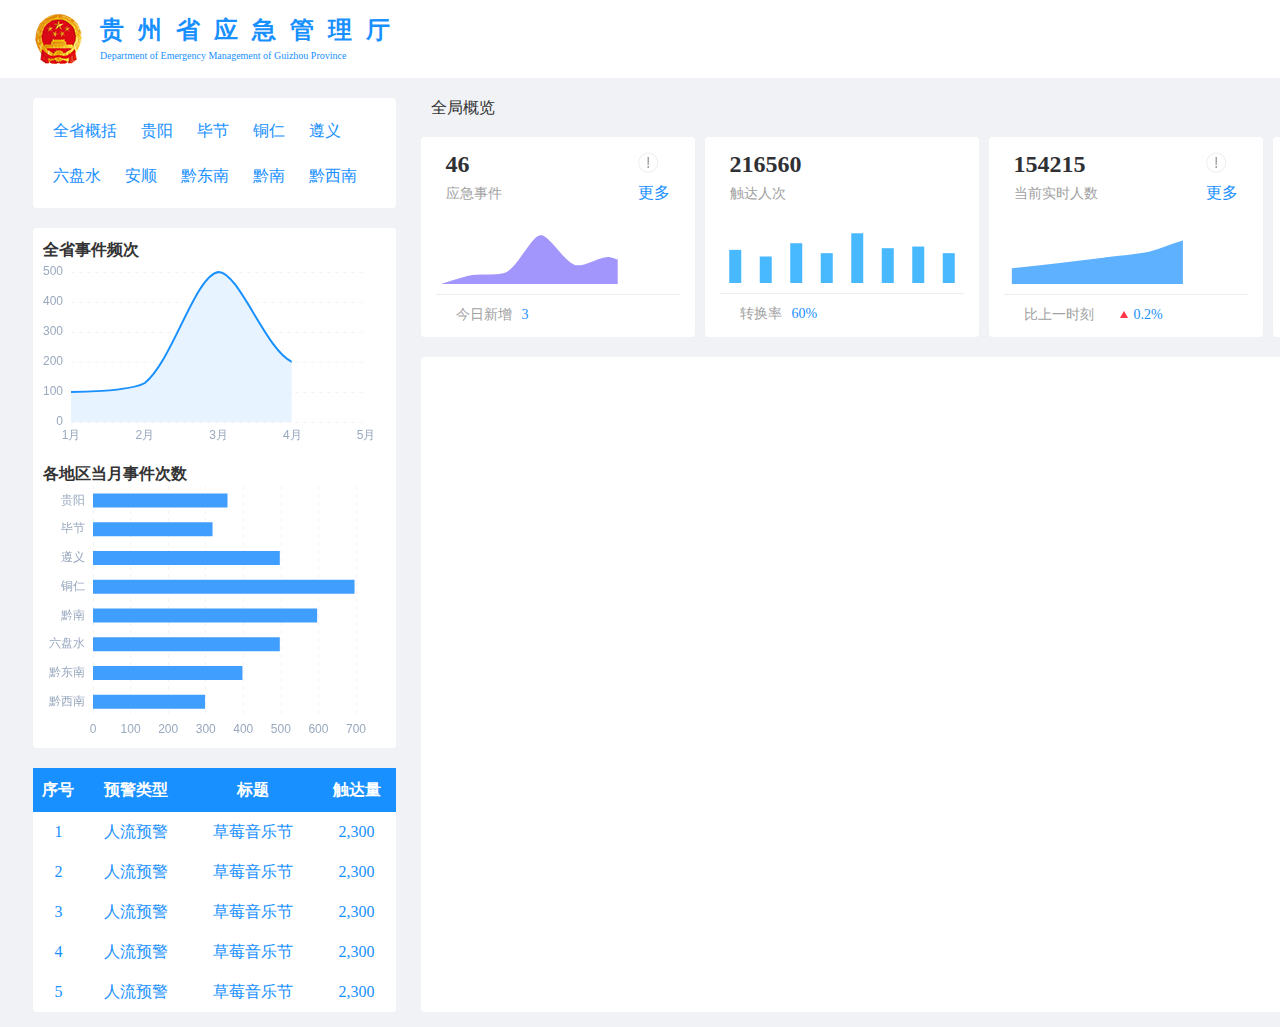
<file: index.html>
<!DOCTYPE html>
<html lang="en">
<head>
    <meta charset="UTF-8">
    <meta name="viewport" content="width=device-width, initial-scale=1.0">
    <meta http-equiv="X-UA-Compatible" content="ie=edge">
    <title>贵州省应急厅</title>
    <link rel="stylesheet" href="./static/css/header.css">
    <link rel="stylesheet" href="./static/css/index.css">
</head>
<body>
    <div class='container'>
        <div class='header'>
            <div class='logo'>
                <h1>贵州省应急管理厅</h1>
                <p>Department of Emergency Management of Guizhou Province</p>
            </div>
            <div class="nav">
                <a class="a1">后台</a>
                <a class="a2">账号中心</a>
                <a class="a3">退出</a>
            </div>
        </div>
        <div class='content'>
            <div class='aside'>
                <div class="list radius4">
                    <ul>
                        <li><a>全省概括</a></li>
                        <li><a>贵阳</a></li>
                        <li><a>毕节</a></li>
                        <li><a>铜仁</a></li>
                        <li><a>遵义</a></li>
                        <li><a>六盘水</a></li>
                        <li><a>安顺</a></li>
                        <li><a>黔东南</a></li>
                        <li><a>黔南</a></li>
                        <li><a>黔西南</a></li>
                    </ul>
                </div>
                <div class="div1 radius4">
                    <h2>全省事件频次</h2>
                    <div id='eventFrequency'></div>
                    <h2>各地区当月事件次数</h2>
                    <div id='numberEvents'></div>
                </div>
                <table class='radius4' border="0" cellpadding="0" cellspacing="0">
                    <tr>
                        <th>序号</th>
                        <th>预警类型</th>
                        <th>标题</th>
                        <th>触达量</th>
                    </tr>
                    <tr class="hove">
                        <td>1</td>
                        <td>人流预警</td>
                        <td>草莓音乐节</td>
                        <td>2,300</td>
                    </tr>
                    <tr class="hove">
                        <td>2</td>
                        <td>人流预警</td>
                        <td>草莓音乐节</td>
                        <td>2,300</td>
                    </tr>
                    <tr class="hove">
                        <td>3</td>
                        <td>人流预警</td>
                        <td>草莓音乐节</td>
                        <td>2,300</td>
                    </tr>
                    <tr class="hove">
                        <td>4</td>
                        <td>人流预警</td>
                        <td>草莓音乐节</td>
                        <td>2,300</td>
                    </tr>
                    <tr class="hove">
                        <td>5</td>
                        <td>人流预警</td>
                        <td>草莓音乐节</td>
                        <td>2,300</td>
                    </tr>
                </table>
            </div>
            <div class='main'>
                <div class="guild">
                    <div>全局概览</div>
                    <a class="skip radius4">专项监控</a>
                </div>
                <div class="shop">
                    <div class="portion radius4">
                        <div class="head">
                            <div>
                                <h3>46</h3>
                                应急事件
                            </div>
                            <div class='more'>
                                <a><i></i></a>
                                <a>更多</a>
                            </div>
                        </div>
                        <div class='ech' id='emergency'></div>
                        <div class='foot'>
                            今日新增<span>3</span>
                        </div>
                    </div>
                    <div class="portion radius4">
                        <div class="head">
                            <div>
                               <h3>216560</h3>触达人次
                            </div>
                        </div>
                        <div class='ech' id='reach'></div>
                        <div class='foot'>
                            转换率<span>60%</span>
                        </div>
                    </div>
                    <div class="portion radius4">
                        <div class="head">
                           <div>
                                <h3>154215</h3>当前实时人数
                            </div>
                            <div class='more'>
                                <a><i></i></a>
                                <a>更多</a>
                            </div>
                        </div>
                        <div class='ech' id='realNum'></div>
                        <div class='foot'>
                            比上一时刻<span class="icon" style="background-image: url('./static/icon/upward.png')">0.2%</span>
                        </div>
                    </div>
                    <div class='pie radius4'>
                        <p style="padding: 0 10px">TOP3预警</p>
                        <div class='more' style="width: 32px;position: absolute;top: 15px;right: 25px;">
                            <a><i></i></a>
                            <a>更多</a>
                        </div>
                        <div class="box">
                            <div class='pie-box' id='breakOut'></div>
                            <div class='pie-box' id="disaster"></div>
                            <div class='pie-box' id='fire'></div>
                        </div>
                    </div>
                </div>
                <div id="map" class='radius4'></div>
            </div>
        </div>
    </div>
    <script src="./static/js/echarts-gl.min.js"></script>
    <script src="./static/js/ech.js"></script>
    <script src="./static/js/index.js"></script>
</body>
</html>
</file>
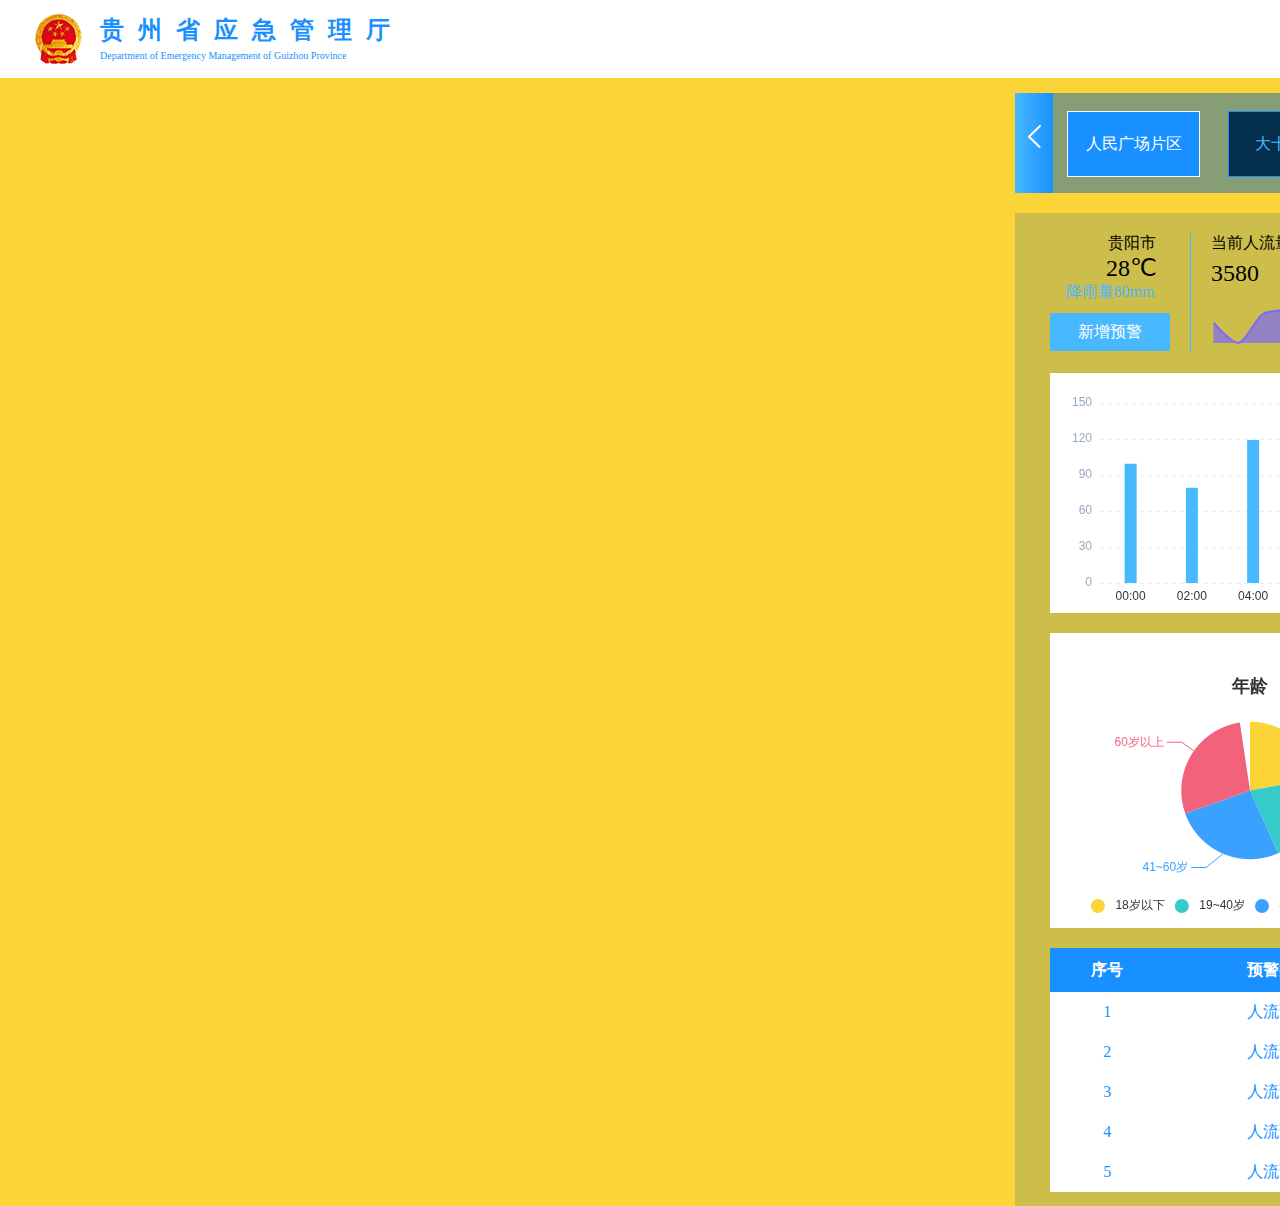
<file: style.html>
<!DOCTYPE html>
<html lang="en">
<head>
    <meta charset="UTF-8">
    <meta name="viewport" content="width=device-width, initial-scale=1.0">
    <meta http-equiv="X-UA-Compatible" content="ie=edge">
    <title>新增预警</title>
   <link rel="stylesheet" href="./static/css/header.css">
   <link rel="stylesheet" href="./static/css/style.css">
</head>
<body>
    <div class='container'>
        <div class='header'>
            <div class='logo'>
                <h1>贵州省应急管理厅</h1>
                    <p>Department of Emergency Management of Guizhou Province</p>
                </div>
            <div class="nav">
                <a class="a1">后台</a>
                <a class="a2">账号中心</a>
                <a class="a3">退出</a>
            </div>
        </div>
        <div class='main'>
            <div id="map"></div>
            <div class='main-right'>
                <div class='tabs'>
                    <ul id='ul' style="left: 40px;">
                        <li><a class='tab active'>人民广场片区</a></li>
                        <li><a class='tab'>大十字片区</a></li>
                        <li><a class='tab'>小十字片区</a></li>
                        <li><a class='tab'>喷水池片区</a></li>
                        <li><a class='tab'>花果园片区</a></li>
                        <li><a class='tab'>其他片区</a></li>
                        <li><a class='tab'>喷水池片区</a></li>
                        <li><a class='tab'>花果园片区</a></li>
                        <li><a class='tab'>其他片区</a></li>  
                    </ul>
                    <a class='roll arr'><img src="./static/icon/zuo.png"></a>
                    <a class='roll arrow'><img src="./static/icon/you.png"></a>
                </div>
                <div class='box'>
                    <div class='cont'>
                        <div class='weather'>
                            <div class='tit'>
                                <div style="font-size: 16px;opacity:1;">贵阳市</div>
                                <div style="font-size: 24px;opacity:1;">28&#8451;</div>
                            </div>
                            <p style="font-size: 16px;color: #48b8ff;">降雨量80mm</p>
                            <a class='add'>新增预警</a>
                        </div>
                        <div class='service'>
                            <div class='table'>当前人流量</div>
                            <div class='num'>3580</div>
                            <div class='ech' id='visitors'></div>
                        </div>
                        <div class='service'>
                                <div class='table'>当前人流量</div>
                                <div class='num'>3580</div>
                                <div class='ech' id='eventsNum'></div>
                        </div>
                        <div class='service'>
                                <div class='table'>当前人流量</div>
                                <div class='num'>3580</div>
                                <div class='ech' id='synthesize'></div>
                        </div>
                    </div>
                    <div style="background-color: #fff;">
                        <div id='ridership'></div>
                    </div>
                    <div style="width: 100%;padding-top:20px;display: flex;margin: 20px 0;background-color: #fff;">
                        <div id='structure-age'></div>
                        <div id='structure-sex'></div>
                    </div>
                    <div>
                            <table border="0" cellpadding="0" cellspacing="0">
                                    <tr>
                                        <th>序号</th>
                                        <th>预警类型</th>
                                        <th>标题</th>
                                        <th>触达量</th>
                                    </tr>
                                    <tr class="hove">
                                        <td>1</td>
                                        <td>人流预警</td>
                                        <td>草莓音乐节</td>
                                        <td>2,300</td>
                                    </tr>
                                    <tr class="hove">
                                        <td>2</td>
                                        <td>人流预警</td>
                                        <td>草莓音乐节</td>
                                        <td>2,300</td>
                                    </tr>
                                    <tr class="hove">
                                        <td>3</td>
                                        <td>人流预警</td>
                                        <td>草莓音乐节</td>
                                        <td>2,300</td>
                                    </tr>
                                    <tr class="hove">
                                        <td>4</td>
                                        <td>人流预警</td>
                                        <td>草莓音乐节</td>
                                        <td>2,300</td>
                                    </tr>
                                    <tr class="hove">
                                        <td>5</td>
                                        <td>人流预警</td>
                                        <td>草莓音乐节</td>
                                        <td>2,300</td>
                                    </tr>
                                </table>
                    </div>
                </div>
            </div>
        </div>
    </div>
    <script src="./static/js/echarts-gl.min.js"></script>
    <script src="./static/js/ech.js"></script>
    <script src="./static/js/style.js"></script>
    <script>
        (function(){
            var element = document.getElementById('ul');
            var tabs = element.getElementsByClassName('tab');
            for(var i = 0;i < tabs.length;i ++){
                tabs[i].addEventListener('click',function(){
                    element.getElementsByClassName("active")[0].setAttribute("class","tab");
                    this.setAttribute("class","tab active");
                },false)
            }
            var ulWidth = element.offsetWidth;//获取ul的宽度
            var num = 832 - ulWidth;//832 = 870 - 32
            document.getElementsByClassName('arr')[0].addEventListener('click',function(){
                var left = parseInt(element.style.left);
                    left = left + 300;
                    if(left > 40){
                        left = 40;
                    }
                element.style.left = left +'px';
            },false);
            document.getElementsByClassName('arrow')[0].addEventListener('click',function(){
                var left = parseInt(element.style.left);
                    left = left - 300;
                    if(left< num){
                        left = num;
                    }
                element.style.left = left  +'px';
            },false);
        }())
    </script>
</body>
</html>
</file>
<file: static/css/header.css>
body,h1,p,ul,li,h2,h3{margin: 0;padding: 0;}
li{list-style: none}
a{cursor: pointer;}
body{min-width: 1900px;}
.radius4{border-radius: 4px;}
.container{ background-color: #f0f2f5}
.header{display: flex;justify-content:space-between;background-color: #fff;}
.logo{width: 352px;padding: 14px 0;padding-left: 100px;background-image: url(../images/logo.png);background-repeat:no-repeat;background-position:35px center;color: #1890ff;}
.logo h1{height:36px;font-size:24px;letter-spacing:14px;}
.logo p{font-size:10px;}
.nav{padding: 15px 0;line-height: 48px;}
.nav a{display: inline-block;padding-left:50px;margin-right: 20px;background-repeat:no-repeat;background-position:10px center;font-size: 16px;color:#616161;}
.nav .a1{background-image: url("../icon/stage-gray.png")}
.nav .a1:hover{background-image:url("../icon/stage.png");color: #1890ff;}
.nav .a2{background-image:url("../icon/user-gray.png")}
.nav .a2:hover{background-image:url("../icon/user.png");color: #1890ff;}
.nav .a3{background-image:url("../icon/exit-gray.png")}
.nav .a3:hover{background-image:url("../icon/exit.png");color: #1890ff;}
.content{display: flex;padding: 10px 20px;margin-top: 5px;justify-content:center;}
</file>
<file: static/css/index.css>
.aside{width:363px;margin-right: 20px;padding: 5px;}
.aside .list{padding: 10px;background: #fff;}
.aside .list li{display: inline-block;color: #1890ff;padding:0 10px;line-height:45px;font-size: 16px;}
.aside .div1{margin: 20px 0;padding: 10px;background-color: #fff;height: 500px;}
.aside .div1 h2{font-size: 16px;line-height: 24px;color: #333333;}
#eventFrequency{width: 100%;height: 180px;margin-bottom: 20px;}
#numberEvents {width: 100%;height: 270px;}
.aside table{width: 100%;text-align: center;font-size: 16px;background-color: #fff;}
.aside table th{line-height:44px;background-color: #1890ff;color: #fff;}
.aside table td{line-height:40px;color: #1890ff;}
.aside table .hove:hover{background-color: #edf5fc;}

.main{width: 1452px;}
.main .guild{display: flex;justify-content:space-between;padding:0 10px;line-height: 30px;font-size: 16px;color: #333;}
.main .guild .skip{width: 130px;height: 34px;line-height: 34px;text-align: center;background-color: #1890ff;color: #fff;padding: 0 20px;}
.main .shop{display: flex;justify-content:space-between;height:200px;margin-top:10px;}
.main .shop .portion{width: 274px;box-sizing: border-box;background-color: #fff;padding: 15px 0;}
.main .shop .head{display: flex;padding:0 25px;justify-content:space-between;font-size: 14px;color: #a1a1a1;box-sizing: border-box;}
.main .shop .head h3{font-size: 24px;height: 23px;line-height: 24px;padding-bottom: 10px;color: #2f3034;}
.main .shop .more a{display: block;font-size: 16px;color: #1890ff;}
.main .shop .more i{display: block;width: 21px;height: 21px;background-image: url(../icon/hint.png);background-repeat:no-repeat;padding-bottom: 10px;}
.main .shop .pie{width: 570px;padding: 15px;position: relative;background-color: #fff;font-size: 16px;color: #999999; }
.main .shop .ech{width: 100%;height: 90px;}
.main .shop .box{display: flex;padding-right: 20px;}
.main .shop .box .pie-box{width: 33%;height: 150px;}
.main .shop .foot{margin:0 15px;padding: 0 20px;border-top:1px solid #eee;height: 40px;line-height: 40px;font-size: 14px;color: #a1a1a1;box-sizing: border-box;}
.main .shop .foot span{margin: 0 10px;font-size: 14px;color: #1890ff;}
.main .shop .foot .icon{padding-left: 30px;background-position:15px center;background-repeat: no-repeat;}

#map{margin-top: 20px;height:655px;background-color: #fff;}
</file>
<file: static/css/style.css>
.main{width: 100%;position: relative;}
#map{width: 100%;height: 1128px;background-color: #fbd437;}
.main-right{width: 870px;height:800px;position: absolute;top:15px;right:15px;}
.main-right .tabs{width: 100%;height:100px;padding:18px 38px;margin-bottom:20px;position: relative;;box-sizing: border-box;overflow-y: scroll;;white-space: nowrap;font-size: 16px;background-color:rgba(17, 101, 179, 0.5);}
.main-right .tabs::-webkit-scrollbar {display: none;}
.main-right .tabs ul{position: absolute;transition: left 1s;}
.main-right .tabs li{display: inline;margin:0 12px;}
.main-right .tabs li a{display: inline-block;width:131px;height: 64px;line-height: 64px;text-align: center;font-size: 16px;background-color: #032e4c;border: solid 1px #1890ff;color: #48b8ff;}
.main-right .tabs li .active{border-color:#fff;color: #fff;background-color: #1890ff;}
.main-right .tabs .roll{width:38px;height: 100px;line-height: 100px;position: absolute;top: 0;text-align: center;}
.main-right .tabs .arr{left: 0;background-image: linear-gradient(90deg,#48b8ff 0%,#1890ff 100%), 
    linear-gradient( #2891fc,  #2891fc);background-blend-mode: normal, normal;}
.main-right .tabs .arrow{right: 0;background-image: linear-gradient(-90deg, #48b8ff 0%,  #1890ff 100%), 
    linear-gradient( #2891fc, #2891fc);background-blend-mode: normal,  normal;}

.main-right .box{width: 100%;height: 993px;padding:20px 35px;box-sizing: border-box;background-color: rgba(24, 98, 152, 0.2);}
.main-right .cont{display: flex;justify-content:space-between;margin-bottom: 20px;}
.main-right .cont .weather{text-align: center;padding-right:20px;}
.main-right .cont .tit{padding-left: 43px;}
.main-right .cont .add{display: inline-block;width: 120px;height: 38px;line-height: 38px;margin-top: 10px;background-color: #48b8ff;border-radius: 2px;color: #fff;}
.main-right .cont .service{width: 200px;border-left:solid 1px #48b8ff;padding:0 10px;}
.main-right .cont .table{height: 20px;padding-left: 10px;box-sizing: border-box;line-height: 20px;font-size: 16px;}
.main-right .cont .num{height: 40px;padding-left: 10px;box-sizing: border-box;line-height: 40px;font-size: 24px;}
.main-right .cont .ech{width: 100%;height: 60px;}

#ridership{width: 100%;height: 240px;}
#structure-age,#structure-sex{width: 50%;height: 275px;}

.main-right table{width: 100%;text-align: center;font-size: 16px;background-color: #fff;}
.main-right table th{line-height:44px;background-color: #1890ff;color: #fff;}
.main-right table td{line-height:40px;color: #1890ff;}
.main-right table .hove:hover{background-color: #edf5fc;}
</file>
